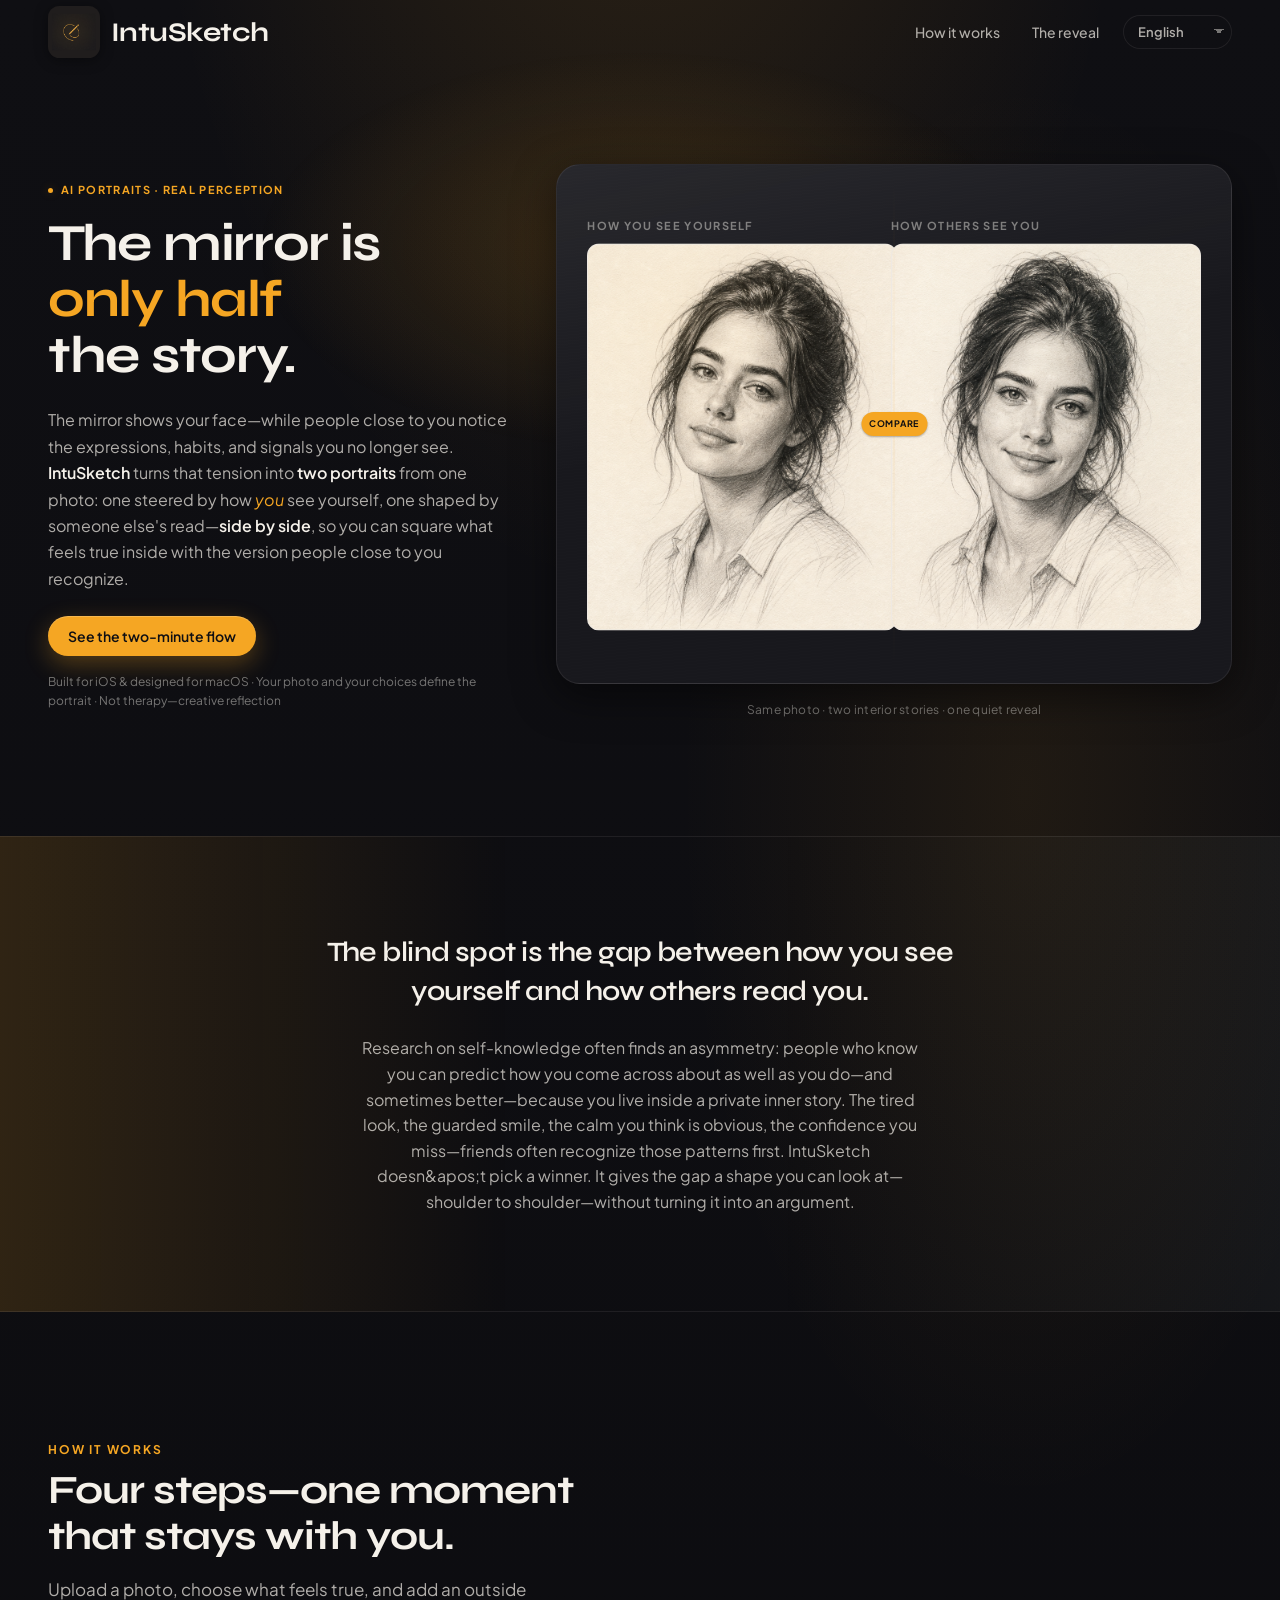
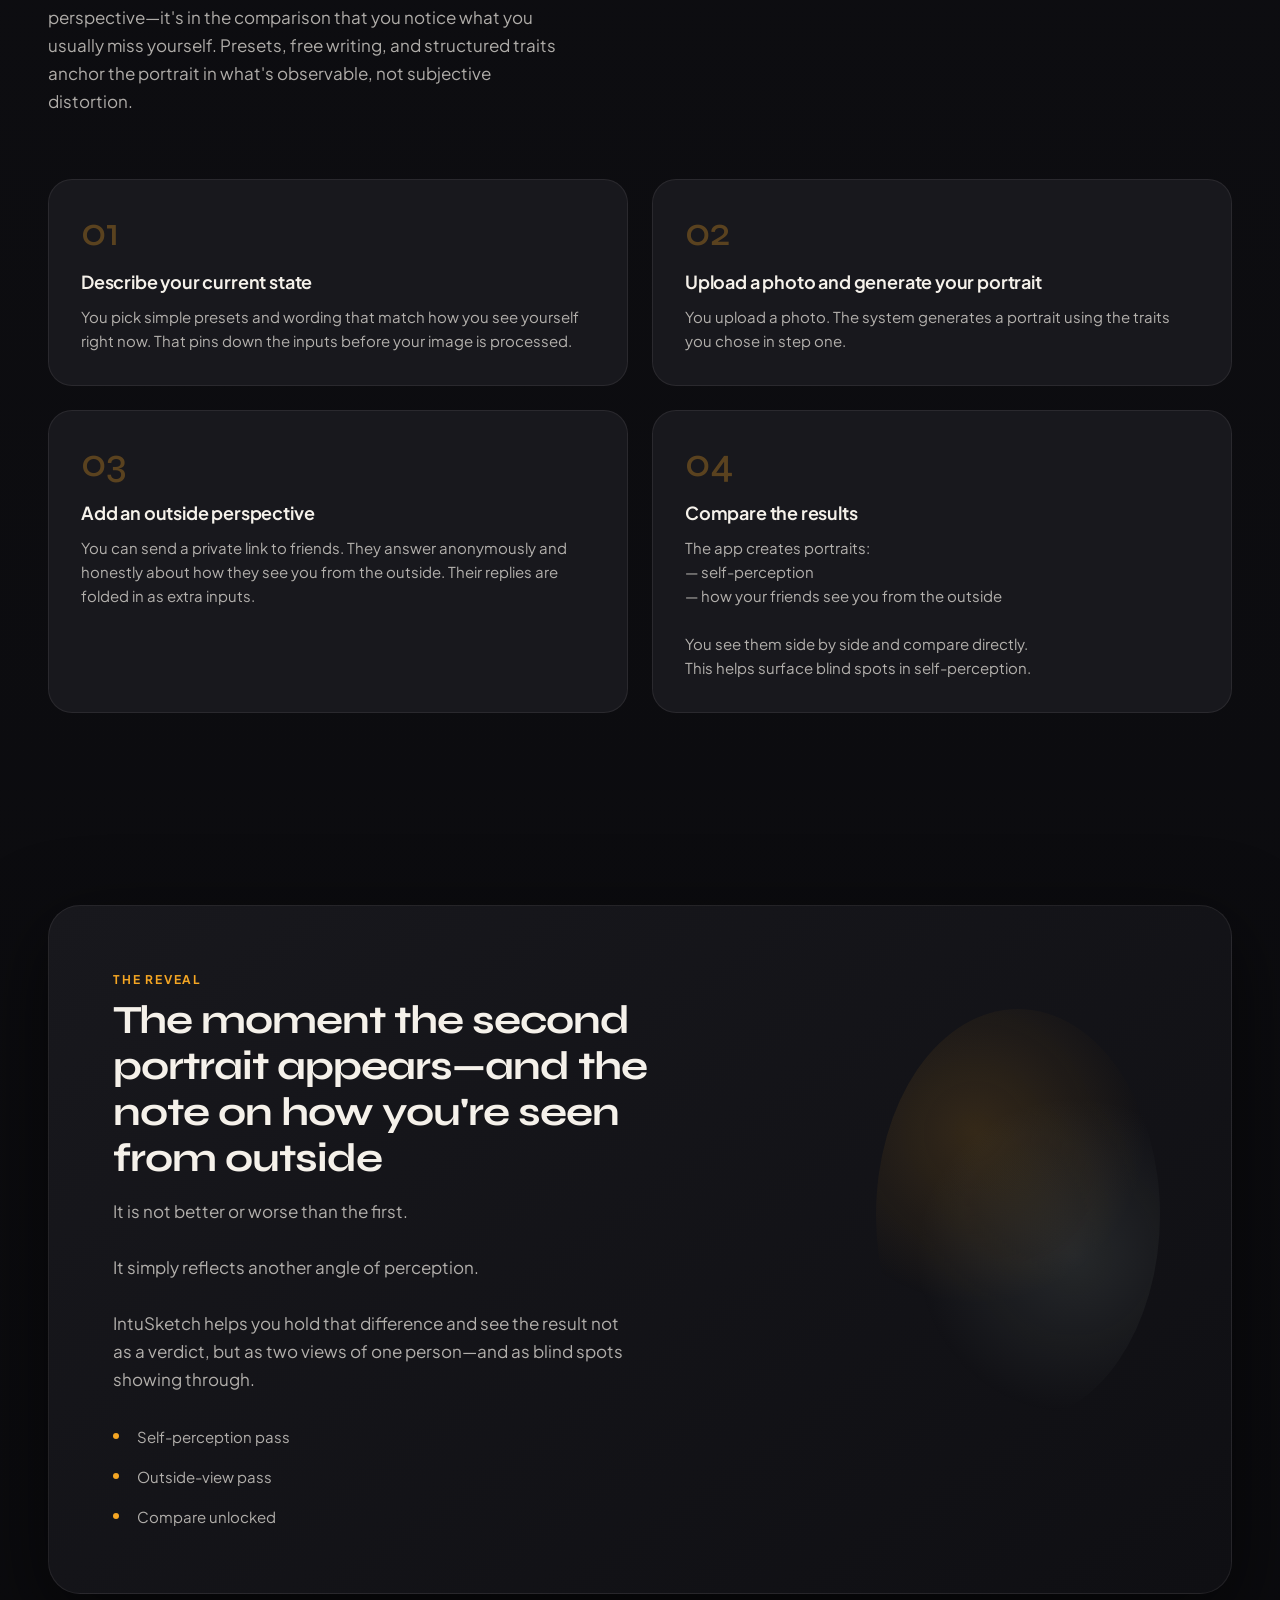
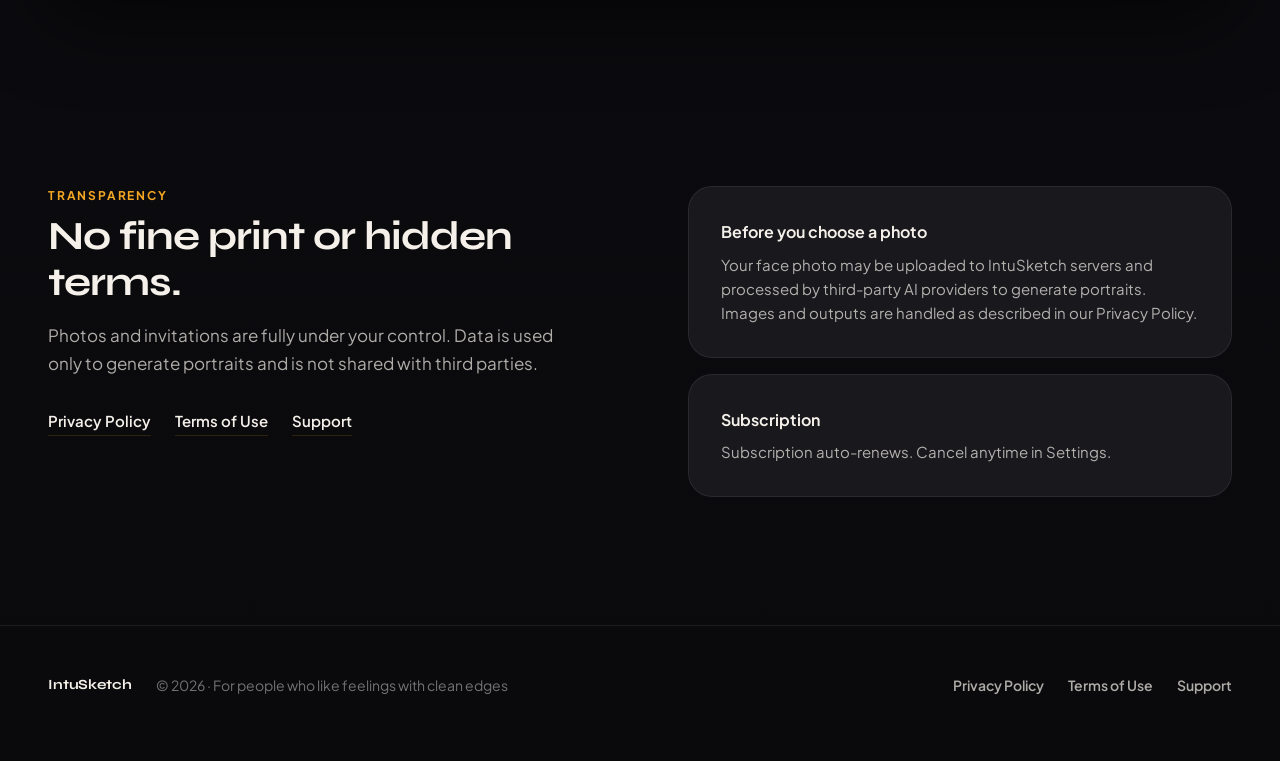
<file: index.html>
<!doctype html>
<html lang="en">
  <head>
    <meta charset="utf-8">
    <meta name="viewport" content="width=device-width, initial-scale=1, viewport-fit=cover">
    <title>IntuSketch — Two portraits of you: yours and theirs</title>
    <meta
      name="description"
      content="IntuSketch turns how you see yourself—and how someone else might see you—into two AI portraits you can compare and keep."
    >
    <meta property="og:title" content="IntuSketch">
    <meta
      property="og:description"
      content="Your self-image in one portrait. Their read in another. Side by side at last."
    >
    <meta property="og:type" content="website">
    <meta property="og:url" content="https://intusketch.art/">
    <link rel="canonical" href="https://intusketch.art/">
    <link rel="preconnect" href="https://fonts.googleapis.com">
    <link rel="preconnect" href="https://fonts.gstatic.com" crossorigin>
    <link
      href="https://fonts.googleapis.com/css2?family=Plus+Jakarta+Sans:ital,wght@0,400;0,500;0,600;0,700;0,800;1,400;1,500&family=Syne:wght@400;500;600;700;800&family=Noto+Sans+KR:wght@400;500;600;700&family=Noto+Sans+SC:wght@400;500;600;700&family=Noto+Serif+KR:wght@400;600&family=Noto+Serif+SC:wght@400;600&display=swap"
      rel="stylesheet"
    >
    <link rel="stylesheet" href="./styles.css?v=39">
  </head>
  <body class="is-landing" data-page="landing">
    <a class="skip-link" href="#main" data-i18n="l_skip">Skip to content</a>

    <header class="site-header" data-site-header data-i18n-attr="aria-label" data-i18n="l_header_aria">
      <div class="site-header__inner">
        <a class="brand" href="./" data-i18n-attr="aria-label" data-i18n="l_brand_aria">
          <img
            class="brand__icon"
            src="./brand-icon.png?v=39"
            alt=""
            width="180"
            height="180"
            decoding="async"
            aria-hidden="true"
          >
          <span class="brand-name">IntuSketch</span>
        </a>
        <div class="site-header__cluster">
          <nav class="nav" aria-label="Primary">
            <a href="#how-it-works" data-i18n="l_nav_journey">How it works</a>
            <a href="#moment" data-i18n="l_nav_moment">The reveal</a>
          </nav>
          <select class="lang-select" data-lang-select aria-label="Language"></select>
        </div>
      </div>
    </header>

    <main id="main">
      <section class="hero hero--ignite" aria-labelledby="hero-title">
        <div class="hero__glow" aria-hidden="true"></div>
        <div class="hero__grid">
          <div class="hero__copy">
            <p class="eyebrow eyebrow--pulse">
              <span class="eyebrow__dot" aria-hidden="true"></span>
              <span data-i18n="l_eyebrow">AI portraits · real perception</span>
            </p>
            <h1 id="hero-title" class="hero__title">
              <span class="hero__title-line" data-i18n="l_hero_t1">The mirror is</span>
              <span class="hero__title-line hero__title-line--accent" data-i18n="l_hero_t2">only half</span>
              <span class="hero__title-line" data-i18n="l_hero_t3">the story.</span>
            </h1>
            <p class="hero__lede" data-i18n-html="l_hero_lede">
              IntuSketch draws <strong>two portraits</strong> from your reflection—one steered by how
              <em>you</em> see yourself, one shaped by how someone else may see you—and lets you put them
              <strong>side by side</strong>.
            </p>
            <div class="hero__actions">
              <a class="button button--primary" href="#how-it-works" data-i18n="l_hero_cta2">See the two-minute flow</a>
            </div>
            <p class="hero__meta" data-i18n="l_hero_meta">
              Built for iOS &amp; designed for macOS · Your photo, your choice · Not therapy—creative reflection
            </p>
          </div>

          <div class="hero__visual" aria-hidden="true">
            <div class="dual-canvas" data-dual-canvas>
              <div class="dual-canvas__film"></div>
              <div class="dual-canvas__panel dual-canvas__panel--self">
                <span class="dual-canvas__label" data-i18n="l_dual_self">How you see yourself</span>
                <div class="sketch-frame sketch-frame--warm">
                  <img
                    class="sketch-photo sketch-photo--self"
                    src="./hero-dual-portraits.png?v=39"
                    alt=""
                    width="1536"
                    height="1024"
                    decoding="async"
                  >
                </div>
              </div>
              <div class="dual-canvas__panel dual-canvas__panel--other">
                <span class="dual-canvas__label" data-i18n="l_dual_other">Their sketch</span>
                <div class="sketch-frame sketch-frame--cool">
                  <img
                    class="sketch-photo sketch-photo--other"
                    src="./hero-dual-portraits.png?v=39"
                    alt=""
                    width="1536"
                    height="1024"
                    decoding="async"
                  >
                </div>
              </div>
              <div class="dual-canvas__split" aria-hidden="true">
                <span data-i18n="l_dual_compare">Compare</span>
              </div>
            </div>
            <p class="dual-caption" data-i18n="l_dual_caption">Same photo · two interior stories · one quiet reveal</p>
          </div>
        </div>
      </section>

      <section class="strip strip--tension reveal" aria-labelledby="tension-title">
        <div class="strip__inner">
          <p id="tension-title" class="strip__headline" data-i18n="l_strip_h">
            The blind spot is the gap between how you see yourself and how others read you.
          </p>
          <p class="strip__support" data-i18n="l_strip_s">
            IntuSketch does not pick a winner. It gives the gap a shape you can look at—shoulder to shoulder,
            without turning it into an argument.
          </p>
        </div>
      </section>

      <section id="how-it-works" class="section section--journey reveal" aria-labelledby="how-it-works-title">
        <div class="section__header">
          <p class="section__kicker" data-i18n="l_journey_k">How it works</p>
          <h2 id="how-it-works-title" class="section__title" data-i18n="l_journey_t">Four steps—one moment that stays with you.</h2>
          <p class="section__lede" data-i18n="l_journey_d">
            Upload a photo, choose what feels true, and add an outside perspective—it's in the comparison that you notice what you usually miss yourself. Presets, free writing, and structured traits anchor the portrait in what's observable, not subjective distortion.
          </p>
        </div>
        <ol class="timeline" data-i18n-attr="aria-label" data-i18n="l_journey_ol_aria">
          <li class="timeline__item reveal-stagger">
            <span class="timeline__index">01</span>
            <div class="timeline__body">
              <h3 class="timeline__title" data-i18n="l_j1t">Describe your current state</h3>
              <p class="timeline__text" data-i18n="l_j1p">
                You pick simple presets and wording that match how you see yourself right now. That pins down the inputs before your image is processed.
              </p>
            </div>
          </li>
          <li class="timeline__item reveal-stagger">
            <span class="timeline__index">02</span>
            <div class="timeline__body">
              <h3 class="timeline__title" data-i18n="l_j2t">Upload a photo and generate your portrait</h3>
              <p class="timeline__text" data-i18n="l_j2p">
                You upload a photo. The system generates a portrait using the traits you chose in step one.
              </p>
            </div>
          </li>
          <li class="timeline__item reveal-stagger">
            <span class="timeline__index">03</span>
            <div class="timeline__body">
              <h3 class="timeline__title" data-i18n="l_j3t">Add an outside perspective</h3>
              <p class="timeline__text" data-i18n="l_j3p">
                You can send a private link to friends. They answer anonymously and honestly about how they see you from the outside. Their replies are folded in as extra inputs.
              </p>
            </div>
          </li>
          <li class="timeline__item reveal-stagger">
            <span class="timeline__index">04</span>
            <div class="timeline__body">
              <h3 class="timeline__title" data-i18n="l_j4t">Compare the results</h3>
              <p class="timeline__text" data-i18n-html="l_j4p">
                The app creates portraits:<br>— self-perception<br>— how your friends see you from the outside<br><br>You see them side by side and compare directly.<br>This helps surface blind spots in self-perception.
              </p>
            </div>
          </li>
        </ol>
      </section>

      <section id="moment" class="section section--moment reveal" aria-labelledby="moment-title">
        <div class="moment-board">
          <div class="moment-board__copy">
            <p class="section__kicker section__kicker--on-dark" data-i18n="l_moment_k">The reveal</p>
            <h2 id="moment-title" class="section__title section__title--on-dark" data-i18n="l_moment_t">
              The moment the second portrait appears—and the note on how you're seen from outside
            </h2>
            <p class="section__lede section__lede--on-dark" data-i18n-html="l_moment_d">
              It is not better or worse than the first.<br><br>It simply reflects another angle of perception.<br><br>IntuSketch helps you hold that difference and see the result not as a verdict, but as two views of one person—and as blind spots showing through.
            </p>
            <ul class="checklist">
              <li data-i18n="l_mc1">Self-perception pass</li>
              <li data-i18n="l_mc2">Outside-view pass</li>
              <li data-i18n="l_mc3">Compare unlocked</li>
            </ul>
          </div>
          <div class="moment-board__visual" aria-hidden="true">
            <div class="moment-orb"></div>
          </div>
        </div>
      </section>

      <section class="section section--trust reveal" aria-labelledby="trust-title">
        <div class="trust-grid">
          <div>
            <p class="section__kicker" data-i18n="l_trust_k">Transparency</p>
            <h2 id="trust-title" class="section__title" data-i18n="l_trust_t">No fine print or hidden terms.</h2>
            <p class="section__lede" data-i18n="l_trust_d">
              Photos and invitations are fully under your control. Data is used only to generate portraits and is not shared with third parties.
            </p>
            <div class="inline-actions">
              <a class="text-link" href="./privacy/" data-i18n="l_link_privacy">Privacy policy</a>
              <a class="text-link" href="./terms/" data-i18n="l_link_terms">Terms of use</a>
              <a class="text-link" href="./support/" data-i18n="l_link_support">Support</a>
            </div>
          </div>
          <div class="trust-panels">
            <div class="trust-panel">
              <h3 class="trust-panel__title" data-i18n="l_tp1t">Photo &amp; AI</h3>
              <p class="trust-panel__text" data-i18n="l_tp1b">
                A reference photo may be processed on our servers with AI to produce portraits. These are interpretive artworks, not identity proofs or facts.
              </p>
            </div>
            <div class="trust-panel">
              <h3 class="trust-panel__title" data-i18n="l_tp2t">Subscriptions</h3>
              <p class="trust-panel__text" data-i18n="l_tp2b">
                Premium uses Apple subscriptions. Manage or cancel anytime in Apple ID settings—same as any App Store app you already use.
              </p>
            </div>
          </div>
        </div>
      </section>
    </main>

    <footer class="site-footer">
      <span class="site-footer__brand">IntuSketch</span>
      <span class="site-footer__copy" data-i18n="l_footer">© 2026 · For people who like feelings with clean edges</span>
      <div class="footer-links">
        <a href="./privacy/" data-i18n="l_f_privacy">Privacy</a>
        <a href="./terms/" data-i18n="l_f_terms">Terms</a>
        <a href="./support/" data-i18n="l_f_support">Support</a>
      </div>
    </footer>

    <script src="./lang/en.js?v=39"></script>
    <script src="./lang/ru.js?v=39"></script>
    <script src="./lang/de.js?v=39"></script>
    <script src="./lang/es.js?v=39"></script>
    <script src="./lang/zh.js?v=39"></script>
    <script src="./lang/ko.js?v=39"></script>
    <script src="./site.js?v=39"></script>
  </body>
</html>
</file>
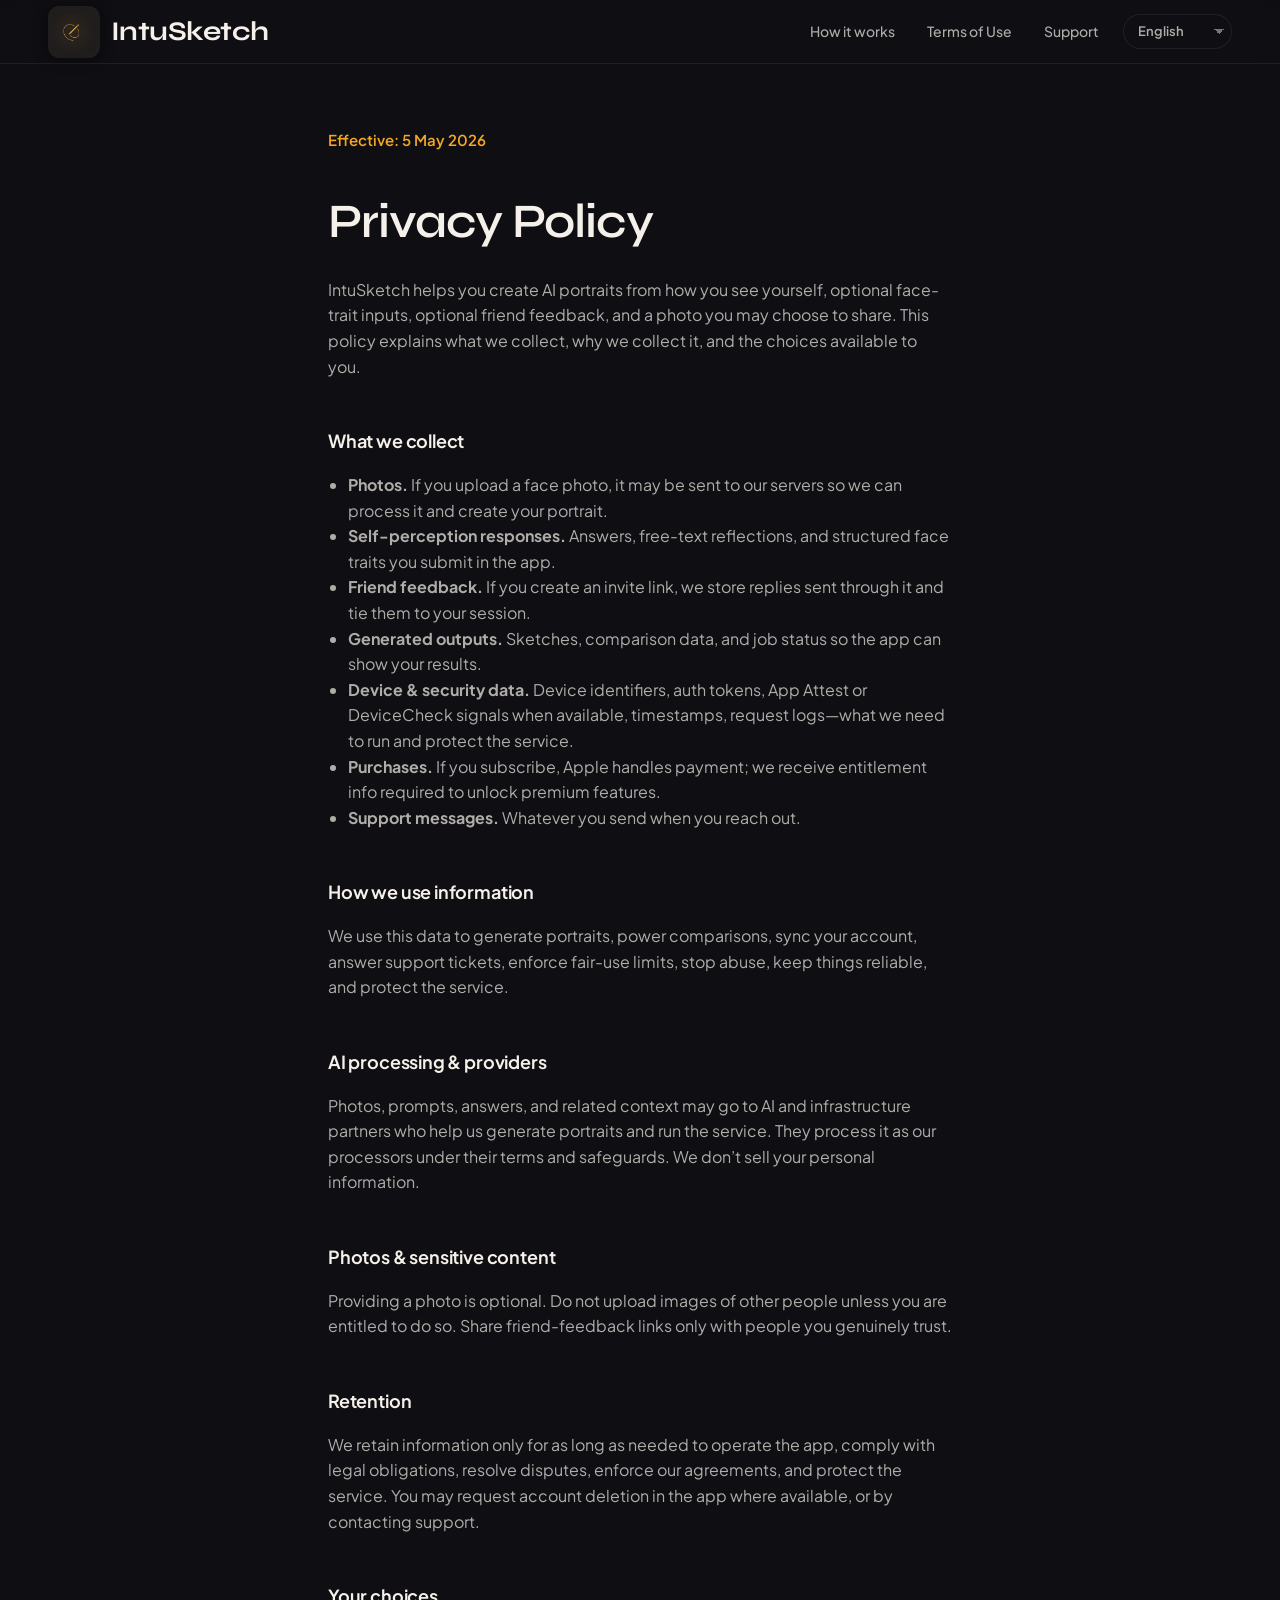
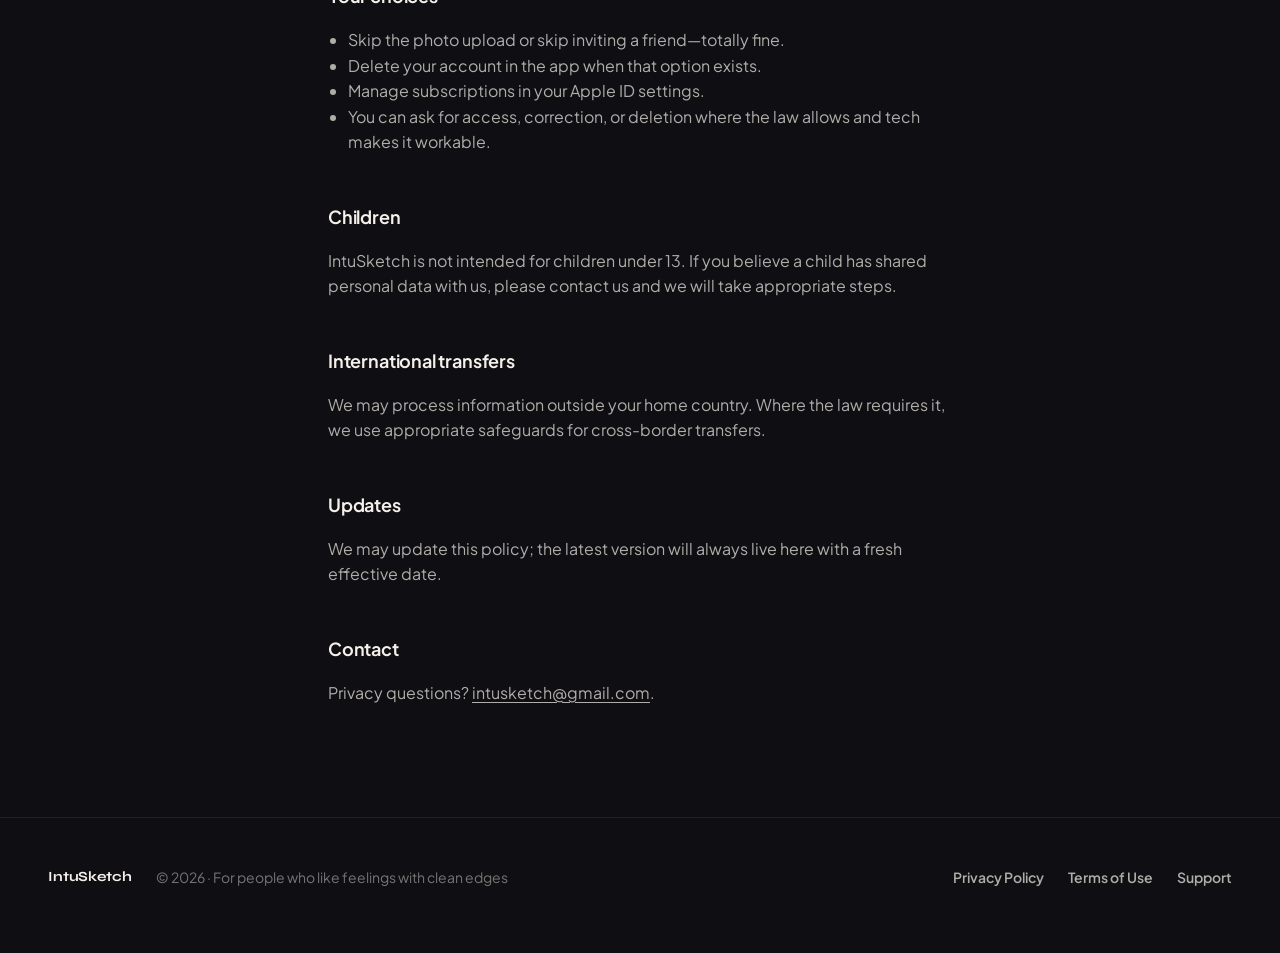
<file: privacy/index.html>
<!doctype html>
<html lang="en">
  <head>
    <meta charset="utf-8">
    <meta name="viewport" content="width=device-width, initial-scale=1, viewport-fit=cover">
    <title>Privacy Policy — IntuSketch</title>
    <meta name="description" content="How IntuSketch collects, uses, and protects your information.">
    <link rel="canonical" href="https://intusketch.art/privacy/">
    <link rel="preconnect" href="https://fonts.googleapis.com">
    <link rel="preconnect" href="https://fonts.gstatic.com" crossorigin>
    <link
      href="https://fonts.googleapis.com/css2?family=Plus+Jakarta+Sans:ital,wght@0,400;0,500;0,600;0,700;0,800;1,400;1,500&family=Syne:wght@400;500;600;700;800&family=Noto+Sans+KR:wght@400;500;600;700&family=Noto+Sans+SC:wght@400;500;600;700&family=Noto+Serif+KR:wght@400;600&family=Noto+Serif+SC:wght@400;600&display=swap"
      rel="stylesheet"
    >
    <link rel="stylesheet" href="../styles.css?v=39">
  </head>
  <body data-page="privacy">
    <header class="site-header" data-site-header data-i18n-attr="aria-label" data-i18n="l_header_aria">
      <div class="site-header__inner">
        <a class="brand" href="../" data-i18n-attr="aria-label" data-i18n="l_brand_aria">
          <img
            class="brand__icon"
            src="../brand-icon.png?v=39"
            alt=""
            width="180"
            height="180"
            decoding="async"
            aria-hidden="true"
          >
          <span class="brand-name">IntuSketch</span>
        </a>
        <div class="site-header__cluster">
          <nav class="nav" aria-label="Primary">
            <a href="../#how-it-works" data-i18n="n_journey">How it works</a>
            <a href="../terms/" data-i18n="n_terms">Terms</a>
            <a href="../support/" data-i18n="n_support">Support</a>
          </nav>
          <select class="lang-select" data-lang-select aria-label="Language"></select>
        </div>
      </div>
    </header>

    <main class="legal-page">
      <p class="updated" data-i18n="p_updated">Effective: 5 May 2026</p>
      <h1 data-i18n="p_h1">Privacy Policy</h1>
      <p data-i18n="p_intro">
        IntuSketch helps you create AI portraits from your self-perception, face traits, optional friend feedback, and a photo you may choose to provide. This policy explains what we collect, why, and your choices.
      </p>

      <h2 data-i18n="p_h_collect">Information we collect</h2>
      <ul>
        <li data-i18n-html="p_li1"><strong>Photos.</strong> If you provide a face photo, it may be uploaded to our servers so we can process it and create your portrait.</li>
        <li data-i18n-html="p_li2"><strong>Self-perception responses.</strong> Answers, free-text reflections, and structured face traits you submit in the app.</li>
        <li data-i18n-html="p_li3"><strong>Friend feedback.</strong> If you create an invite link, we store responses submitted through it and link them to your session.</li>
        <li data-i18n-html="p_li4"><strong>Generated outputs.</strong> Sketches, comparison data, and job status so the app can show your results.</li>
        <li data-i18n-html="p_li5"><strong>Device &amp; security data.</strong> Device identifiers, auth tokens, App Attest or DeviceCheck signals where available, timestamps, request logs, and similar data to operate and protect the service.</li>
        <li data-i18n-html="p_li6"><strong>Purchases.</strong> If you subscribe, Apple processes payment; we receive entitlement information needed to unlock premium features.</li>
        <li data-i18n-html="p_li7"><strong>Support messages.</strong> What you include when you contact us.</li>
      </ul>

      <h2 data-i18n="p_h_use">How we use information</h2>
      <p data-i18n="p_p_use">
        We use data to generate portraits, run comparisons, sync your account, provide support, enforce usage limits, prevent abuse, improve reliability, and keep the service secure.
      </p>

      <h2 data-i18n="p_h_ai">AI processing & providers</h2>
      <p data-i18n="p_p_ai">
        We may send photos, prompts, responses, and related context to AI and infrastructure providers that generate portraits and run the service. They process data on our behalf under their terms and safeguards. We do not sell your personal information.
      </p>

      <h2 data-i18n="p_h_photo">Photos & sensitive content</h2>
      <p data-i18n="p_p_photo">
        Providing a photo is your choice. Do not upload images of other people unless you have the right to do so. Share friend-feedback links only with people you trust.
      </p>

      <h2 data-i18n="p_h_retention">Retention</h2>
      <p data-i18n="p_p_retention">
        We keep information as long as needed to provide the app, meet legal obligations, resolve disputes, enforce agreements, and protect the service. You can request account deletion in the app where available or by contacting support.
      </p>

      <h2 data-i18n="p_h_choices">Your choices</h2>
      <ul>
        <li data-i18n="p_c1">You can skip uploading a photo or inviting friend feedback.</li>
        <li data-i18n="p_c2">You can delete your account in the app where available.</li>
        <li data-i18n="p_c3">You can manage subscriptions in Apple ID settings.</li>
        <li data-i18n="p_c4">You may contact us to request access, correction, or deletion, subject to law and technical limits.</li>
      </ul>

      <h2 data-i18n="p_h_children">Children</h2>
      <p data-i18n="p_p_children">
        IntuSketch is not for children under 13. If you believe a child gave us personal data, contact us and we will take appropriate steps.
      </p>

      <h2 data-i18n="p_h_intl">International transfers</h2>
      <p data-i18n="p_p_intl">
        We may process information outside your country. Where required, we use appropriate safeguards for cross-border transfers.
      </p>

      <h2 data-i18n="p_h_changes">Changes</h2>
      <p data-i18n="p_p_changes">
        We may update this policy. The new version will appear here with an updated effective date.
      </p>

      <h2 data-i18n="p_h_contact">Contact</h2>
      <p data-i18n-html="p_p_contact">
        Questions about privacy: <a href="mailto:intusketch@gmail.com">intusketch@gmail.com</a>.
      </p>
    </main>

    <footer class="site-footer">
      <span class="site-footer__brand">IntuSketch</span>
      <span class="site-footer__copy" data-i18n="l_footer">© 2026 · For people who like feelings with clean edges</span>
      <div class="footer-links">
        <a href="../privacy/" data-i18n="l_f_privacy">Privacy</a>
        <a href="../terms/" data-i18n="l_f_terms">Terms</a>
        <a href="../support/" data-i18n="l_f_support">Support</a>
      </div>
    </footer>

    <script src="../lang/en.js?v=39"></script>
    <script src="../lang/ru.js?v=39"></script>
    <script src="../lang/de.js?v=39"></script>
    <script src="../lang/es.js?v=39"></script>
    <script src="../lang/zh.js?v=39"></script>
    <script src="../lang/ko.js?v=39"></script>
    <script src="../site.js?v=39"></script>
  </body>
</html>
</file>
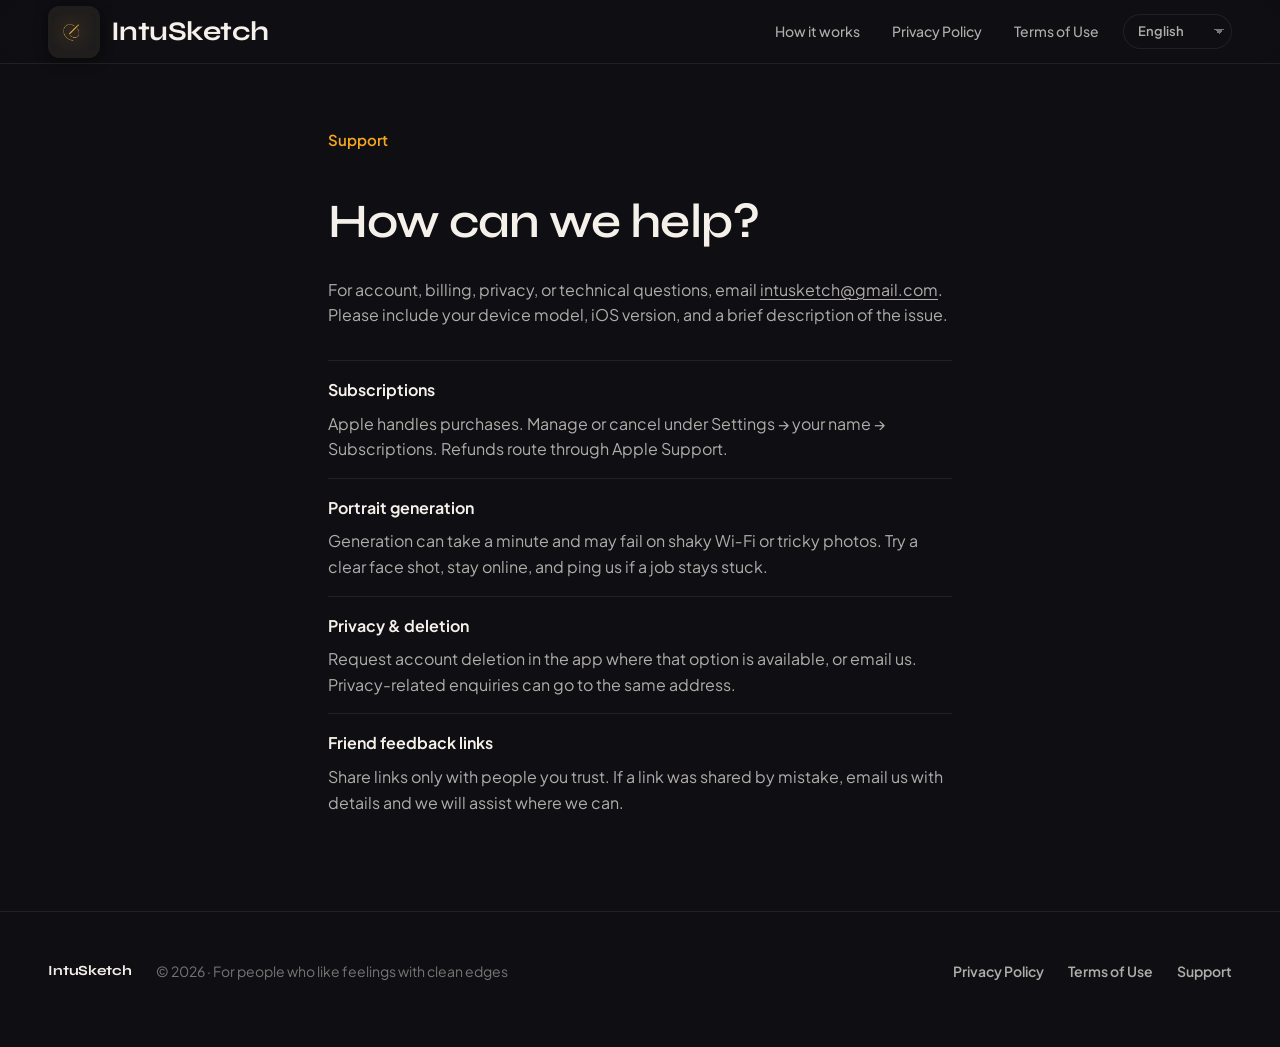
<file: support/index.html>
<!doctype html>
<html lang="en">
  <head>
    <meta charset="utf-8">
    <meta name="viewport" content="width=device-width, initial-scale=1, viewport-fit=cover">
    <title>Support — IntuSketch</title>
    <meta name="description" content="Help with IntuSketch accounts, subscriptions, and generation.">
    <link rel="canonical" href="https://intusketch.art/support/">
    <link rel="preconnect" href="https://fonts.googleapis.com">
    <link rel="preconnect" href="https://fonts.gstatic.com" crossorigin>
    <link
      href="https://fonts.googleapis.com/css2?family=Plus+Jakarta+Sans:ital,wght@0,400;0,500;0,600;0,700;0,800;1,400;1,500&family=Syne:wght@400;500;600;700;800&family=Noto+Sans+KR:wght@400;500;600;700&family=Noto+Sans+SC:wght@400;500;600;700&family=Noto+Serif+KR:wght@400;600&family=Noto+Serif+SC:wght@400;600&display=swap"
      rel="stylesheet"
    >
    <link rel="stylesheet" href="../styles.css?v=39">
  </head>
  <body data-page="support">
    <header class="site-header" data-site-header data-i18n-attr="aria-label" data-i18n="l_header_aria">
      <div class="site-header__inner">
        <a class="brand" href="../" data-i18n-attr="aria-label" data-i18n="l_brand_aria">
          <img
            class="brand__icon"
            src="../brand-icon.png?v=39"
            alt=""
            width="180"
            height="180"
            decoding="async"
            aria-hidden="true"
          >
          <span class="brand-name">IntuSketch</span>
        </a>
        <div class="site-header__cluster">
          <nav class="nav" aria-label="Primary">
            <a href="../#how-it-works" data-i18n="n_journey">How it works</a>
            <a href="../privacy/" data-i18n="n_privacy">Privacy</a>
            <a href="../terms/" data-i18n="n_terms">Terms</a>
          </nav>
          <select class="lang-select" data-lang-select aria-label="Language"></select>
        </div>
      </div>
    </header>

    <main class="legal-page">
      <p class="updated" data-i18n="s_label">Support</p>
      <h1 data-i18n="s_h1">How can we help?</h1>
      <p data-i18n-html="s_intro">
        For account, billing, privacy, or technical issues, email <a href="mailto:intusketch@gmail.com">intusketch@gmail.com</a>. Please include your device model, iOS version, and a short description of what happened.
      </p>

      <div class="support-list">
        <section class="support-item">
          <h2 data-i18n="s_sub_h">Subscriptions</h2>
          <p data-i18n="s_sub_p">
            Purchases run through Apple. Manage or cancel under Settings → your name → Subscriptions. Refunds go through Apple Support.
          </p>
        </section>

        <section class="support-item">
          <h2 data-i18n="s_gen_h">Portrait generation</h2>
          <p data-i18n="s_gen_p">
            Generation can take time and may fail with weak networks or unusable photos. Try a clear face photo, stay online, and write us if a job stays stuck.
          </p>
        </section>

        <section class="support-item">
          <h2 data-i18n="s_priv_h">Privacy & deletion</h2>
          <p data-i18n="s_priv_p">
            Request account deletion in the app where available—or by email. Privacy questions can go to the same address.
          </p>
        </section>

        <section class="support-item">
          <h2 data-i18n="s_friend_h">Friend feedback links</h2>
          <p data-i18n="s_friend_p">
            Share links only with people you trust. If a link slipped out by mistake, email us with details so we can help.
          </p>
        </section>
      </div>
    </main>

    <footer class="site-footer">
      <span class="site-footer__brand">IntuSketch</span>
      <span class="site-footer__copy" data-i18n="l_footer">© 2026 · For people who like feelings with clean edges</span>
      <div class="footer-links">
        <a href="../privacy/" data-i18n="l_f_privacy">Privacy</a>
        <a href="../terms/" data-i18n="l_f_terms">Terms</a>
        <a href="../support/" data-i18n="l_f_support">Support</a>
      </div>
    </footer>

    <script src="../lang/en.js?v=39"></script>
    <script src="../lang/ru.js?v=39"></script>
    <script src="../lang/de.js?v=39"></script>
    <script src="../lang/es.js?v=39"></script>
    <script src="../lang/zh.js?v=39"></script>
    <script src="../lang/ko.js?v=39"></script>
    <script src="../site.js?v=39"></script>
  </body>
</html>
</file>
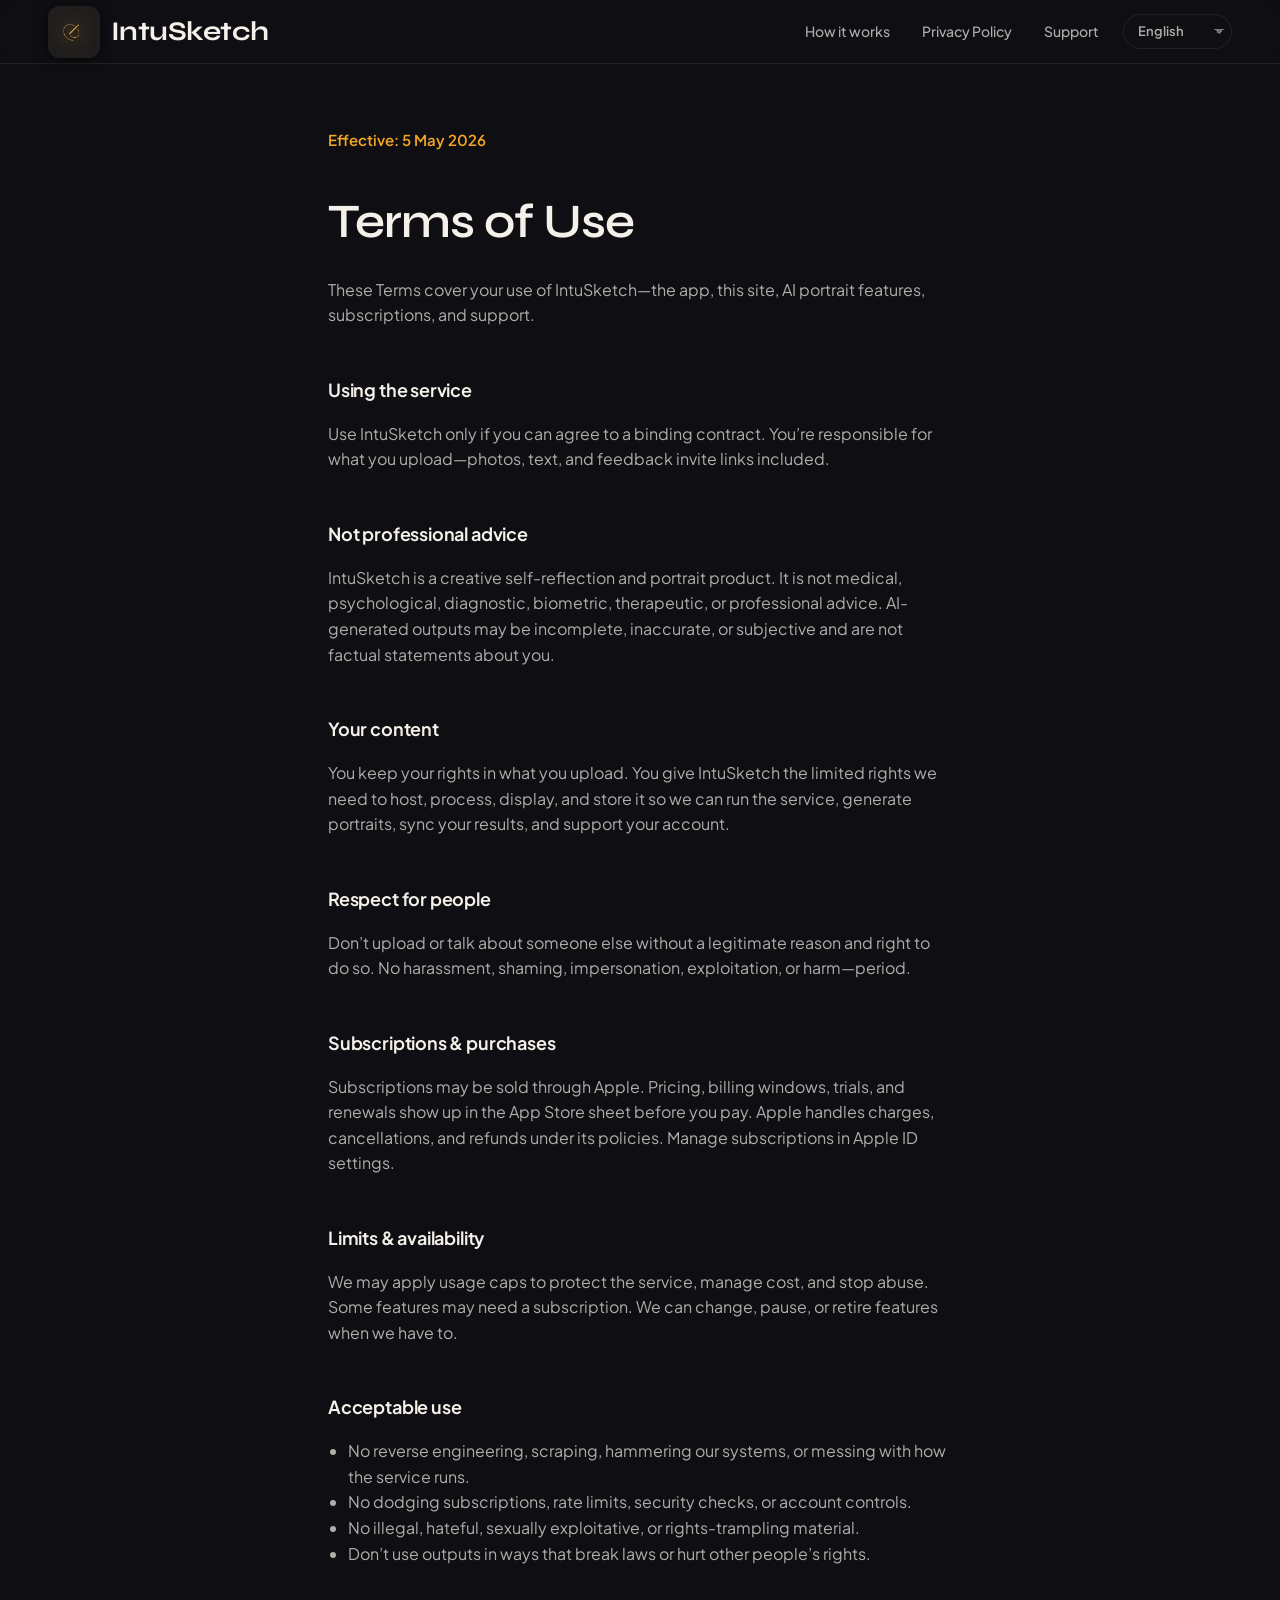
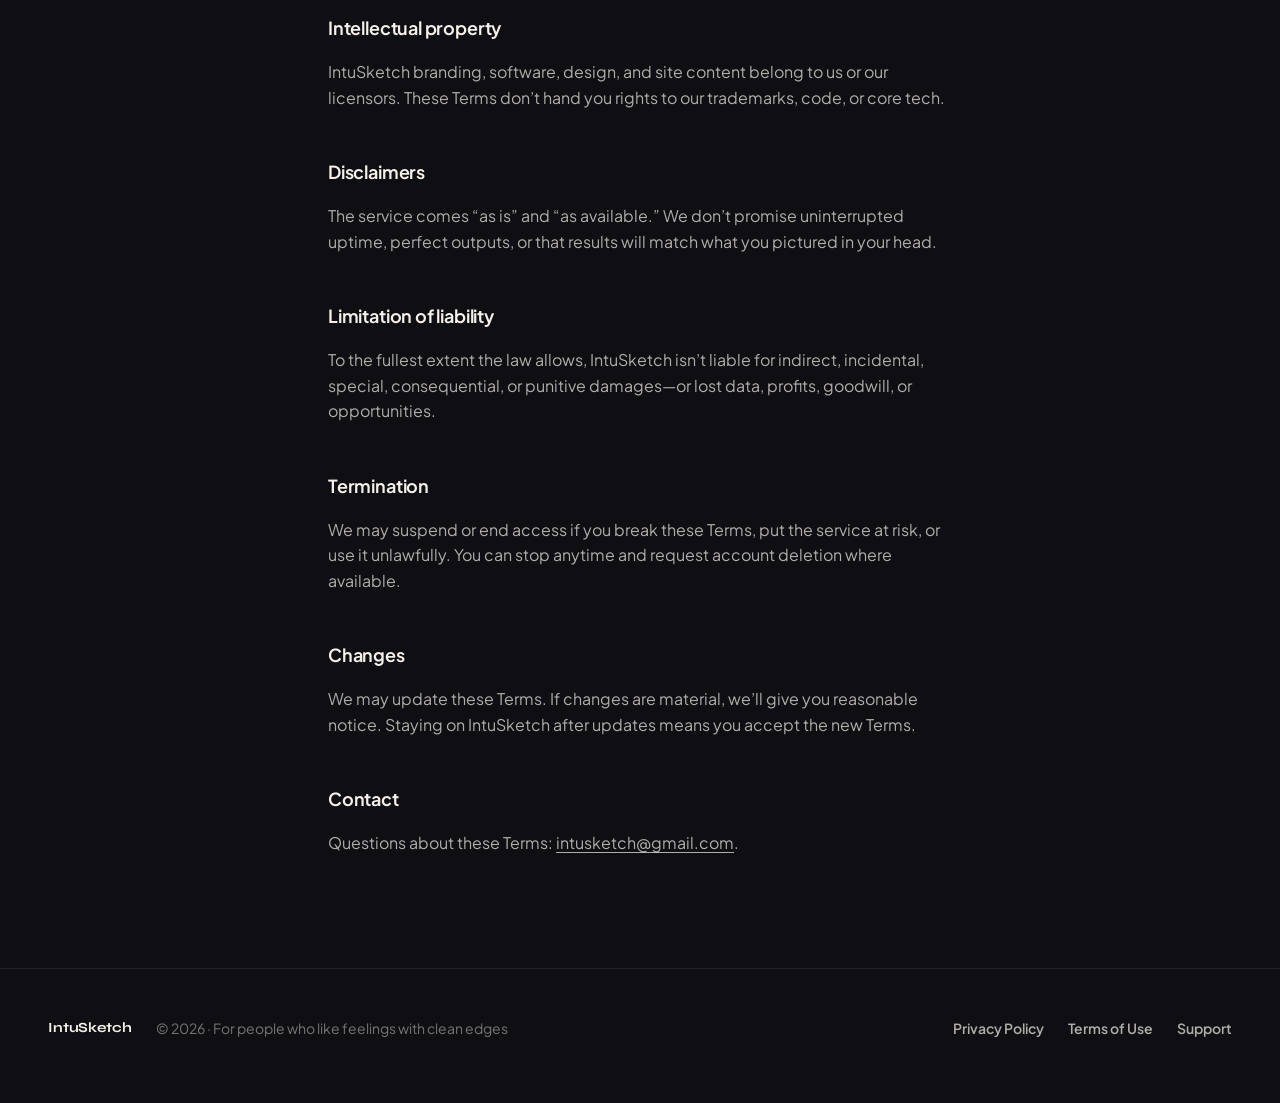
<file: terms/index.html>
<!doctype html>
<html lang="en">
  <head>
    <meta charset="utf-8">
    <meta name="viewport" content="width=device-width, initial-scale=1, viewport-fit=cover">
    <title>Terms of Use — IntuSketch</title>
    <meta name="description" content="Terms governing your use of IntuSketch.">
    <link rel="canonical" href="https://intusketch.art/terms/">
    <link rel="preconnect" href="https://fonts.googleapis.com">
    <link rel="preconnect" href="https://fonts.gstatic.com" crossorigin>
    <link
      href="https://fonts.googleapis.com/css2?family=Plus+Jakarta+Sans:ital,wght@0,400;0,500;0,600;0,700;0,800;1,400;1,500&family=Syne:wght@400;500;600;700;800&family=Noto+Sans+KR:wght@400;500;600;700&family=Noto+Sans+SC:wght@400;500;600;700&family=Noto+Serif+KR:wght@400;600&family=Noto+Serif+SC:wght@400;600&display=swap"
      rel="stylesheet"
    >
    <link rel="stylesheet" href="../styles.css?v=39">
  </head>
  <body data-page="terms">
    <header class="site-header" data-site-header data-i18n-attr="aria-label" data-i18n="l_header_aria">
      <div class="site-header__inner">
        <a class="brand" href="../" data-i18n-attr="aria-label" data-i18n="l_brand_aria">
          <img
            class="brand__icon"
            src="../brand-icon.png?v=39"
            alt=""
            width="180"
            height="180"
            decoding="async"
            aria-hidden="true"
          >
          <span class="brand-name">IntuSketch</span>
        </a>
        <div class="site-header__cluster">
          <nav class="nav" aria-label="Primary">
            <a href="../#how-it-works" data-i18n="n_journey">How it works</a>
            <a href="../privacy/" data-i18n="n_privacy">Privacy</a>
            <a href="../support/" data-i18n="n_support">Support</a>
          </nav>
          <select class="lang-select" data-lang-select aria-label="Language"></select>
        </div>
      </div>
    </header>

    <main class="legal-page">
      <p class="updated" data-i18n="t_updated">Effective: 5 May 2026</p>
      <h1 data-i18n="t_h1">Terms of Use</h1>
      <p data-i18n="t_intro">
        These Terms govern your access to IntuSketch—the app, this site, AI portrait features, subscriptions, and support.
      </p>

      <h2 data-i18n="t_h_use">Using the service</h2>
      <p data-i18n="t_p_use">
        You may use IntuSketch only if you can enter a binding agreement. You are responsible for what you submit—photos, text, and feedback links.
      </p>

      <h2 data-i18n="t_h_medical">Not professional advice</h2>
      <p data-i18n="t_p_medical">
        IntuSketch is a creative self-reflection and portrait product. It is not medical, psychological, diagnostic, biometric, therapeutic, or professional advice. AI outputs may be incomplete, inaccurate, or subjective and are not facts about you.
      </p>

      <h2 data-i18n="t_h_content">Your content</h2>
      <p data-i18n="t_p_content">
        You keep rights in what you upload. You grant IntuSketch the limited rights needed to host, process, transform, display, and store it so we can run the service, generate portraits, sync results, and support your account.
      </p>

      <h2 data-i18n="t_h_respect">Respect for people</h2>
      <p data-i18n="t_p_respect">
        Do not upload or discuss someone else without the right to do so. Do not harass, shame, impersonate, exploit, or harm anyone with the product.
      </p>

      <h2 data-i18n="t_h_sub">Subscriptions & purchases</h2>
      <p data-i18n="t_p_sub">
        Subscriptions may be sold through Apple. Pricing, billing periods, trials, and renewals appear in the App Store sheet before purchase. Apple handles payment, cancellations, and refunds under its policies. Manage subscriptions in Apple ID settings.
      </p>

      <h2 data-i18n="t_h_limits">Limits & availability</h2>
      <p data-i18n="t_p_limits">
        We may apply usage limits to protect the service, manage cost, and prevent abuse. Some features may require a subscription. We may change, pause, or discontinue features when needed.
      </p>

      <h2 data-i18n="t_h_accept">Acceptable use</h2>
      <ul>
        <li data-i18n="t_a1">Do not reverse engineer, scrape, overload, or disrupt the service.</li>
        <li data-i18n="t_a2">Do not bypass subscriptions, rate limits, security checks, or account controls.</li>
        <li data-i18n="t_a3">Do not upload unlawful, hateful, sexually exploitative, or rights-infringing material.</li>
        <li data-i18n="t_a4">Do not use outputs in ways that break laws or harm others’ rights.</li>
      </ul>

      <h2 data-i18n="t_h_ip">Intellectual property</h2>
      <p data-i18n="t_p_ip">
        IntuSketch’s branding, software, design, and site content belong to us or our licensors. These Terms do not grant you rights to our trademarks, code, or underlying technology.
      </p>

      <h2 data-i18n="t_h_disclaimer">Disclaimers</h2>
      <p data-i18n="t_p_disclaimer">
        The service is provided “as is” and “as available.” We do not guarantee uninterrupted operation, error-free behaviour, or that outputs will match your expectations.
      </p>

      <h2 data-i18n="t_h_liability">Limitation of liability</h2>
      <p data-i18n="t_p_liability">
        To the maximum extent allowed by law, IntuSketch is not liable for indirect, incidental, special, consequential, or punitive damages, or lost data, profits, goodwill, or opportunities.
      </p>

      <h2 data-i18n="t_h_term">Termination</h2>
      <p data-i18n="t_p_term">
        We may suspend or end access if you violate these Terms, risk the service, or act unlawfully. You may stop using IntuSketch anytime and request deletion where available.
      </p>

      <h2 data-i18n="t_h_changes">Changes</h2>
      <p data-i18n="t_p_changes">
        We may update these Terms. If changes are material, we will take reasonable steps to tell you. Continued use after updates means you accept the revised Terms.
      </p>

      <h2 data-i18n="t_h_contact">Contact</h2>
      <p data-i18n-html="t_p_contact">
        Questions about these Terms: <a href="mailto:intusketch@gmail.com">intusketch@gmail.com</a>.
      </p>
    </main>

    <footer class="site-footer">
      <span class="site-footer__brand">IntuSketch</span>
      <span class="site-footer__copy" data-i18n="l_footer">© 2026 · For people who like feelings with clean edges</span>
      <div class="footer-links">
        <a href="../privacy/" data-i18n="l_f_privacy">Privacy</a>
        <a href="../terms/" data-i18n="l_f_terms">Terms</a>
        <a href="../support/" data-i18n="l_f_support">Support</a>
      </div>
    </footer>

    <script src="../lang/en.js?v=39"></script>
    <script src="../lang/ru.js?v=39"></script>
    <script src="../lang/de.js?v=39"></script>
    <script src="../lang/es.js?v=39"></script>
    <script src="../lang/zh.js?v=39"></script>
    <script src="../lang/ko.js?v=39"></script>
    <script src="../site.js?v=39"></script>
  </body>
</html>
</file>
<file: styles.css>
/* IntuSketch — Modern Landing Page Design System */

/* ═══════════════════════════════════════════════════════════════════════════
   DESIGN TOKENS
   ═══════════════════════════════════════════════════════════════════════════ */

:root {
  /* Colors — aligned with ISKColors */
  --background: #0f0f13;
  --surface: #18181d;
  --surface-elevated: #1f1f26;
  --surface-3: #27272f;

  --text-primary: #f5f1ea;
  --text-secondary: rgba(245, 241, 234, 0.7);
  --text-muted: rgba(245, 241, 234, 0.45);

  --border: rgba(245, 241, 234, 0.08);
  --border-subtle: rgba(245, 241, 234, 0.05);
  --border-strong: rgba(245, 241, 234, 0.15);

  --accent: #f5a623;
  --accent-soft: rgba(245, 166, 35, 0.15);
  --accent-glow: rgba(245, 166, 35, 0.25);

  /* Typography */
  --font-sans: "Plus Jakarta Sans", system-ui, -apple-system, "Segoe UI", sans-serif;
  --font-display: "Syne", var(--font-sans);

  /* Spacing scale */
  --space-xs: 0.25rem;
  --space-sm: 0.5rem;
  --space-md: 1rem;
  --space-lg: 1.5rem;
  --space-xl: 2rem;
  --space-2xl: 3rem;
  --space-3xl: 4rem;
  --space-4xl: 6rem;
  --space-5xl: 8rem;

  /* Layout */
  --content-width: 1200px;
  --content-narrow: 720px;
  --gutter: clamp(1.25rem, 5vw, 3rem);

  /* Radii */
  --radius-sm: 0.5rem;
  --radius-md: 0.75rem;
  --radius-lg: 1rem;
  --radius-xl: 1.5rem;
  --radius-2xl: 2rem;
  --radius-full: 9999px;

  /* Shadows */
  --shadow-sm: 0 1px 2px rgba(0, 0, 0, 0.3);
  --shadow-md: 0 4px 12px rgba(0, 0, 0, 0.4);
  --shadow-lg: 0 12px 40px rgba(0, 0, 0, 0.5);
  --shadow-xl: 0 24px 80px rgba(0, 0, 0, 0.6);
  --shadow-glow: 0 0 60px var(--accent-glow);

  /* Transitions */
  --ease-out: cubic-bezier(0.22, 1, 0.36, 1);
  --ease-spring: cubic-bezier(0.34, 1.56, 0.64, 1);
  --duration-fast: 150ms;
  --duration-normal: 250ms;
  --duration-slow: 400ms;

  /* Header */
  --header-height: 4rem;
}

/* CJK Typography */
html[lang="zh-Hans"] {
  --font-sans: "Noto Sans SC", "PingFang SC", "Hiragino Sans GB", "Microsoft YaHei", sans-serif;
  --font-display: "Noto Serif SC", "Songti SC", serif;
}

html[lang="ko"] {
  --font-sans: "Noto Sans KR", "Apple SD Gothic Neo", "Malgun Gothic", sans-serif;
  --font-display: "Noto Serif KR", "Apple SD Gothic Neo", serif;
}

/* ═══════════════════════════════════════════════════════════════════════════
   RESET & BASE
   ═══════════════════════════════════════════════════════════════════════════ */

*,
*::before,
*::after {
  box-sizing: border-box;
}

html {
  scroll-behavior: smooth;
  scroll-padding-top: calc(var(--header-height) + env(safe-area-inset-top, 0px) + var(--space-xl));
}

body {
  margin: 0;
  font-family: var(--font-sans);
  font-size: 1rem;
  line-height: 1.6;
  color: var(--text-primary);
  background: var(--background);
  text-rendering: optimizeLegibility;
  -webkit-font-smoothing: antialiased;
  -moz-osx-font-smoothing: grayscale;
}

a {
  color: inherit;
  text-decoration-thickness: 1px;
  text-underline-offset: 0.2em;
}

img {
  max-width: 100%;
  height: auto;
  display: block;
}

/* ═══════════════════════════════════════════════════════════════════════════
   LANDING PAGE BACKGROUND
   ═══════════════════════════════════════════════════════════════════════════ */

body.is-landing {
  overflow-x: hidden;
  overflow-x: clip;
  background:
    radial-gradient(ellipse 80% 50% at 50% -10%, var(--accent-soft), transparent 50%),
    radial-gradient(ellipse 60% 40% at 80% 20%, rgba(245, 166, 35, 0.08), transparent 45%),
    linear-gradient(180deg, var(--background) 0%, #0a0a0d 100%);
}

body.is-landing::before {
  content: "";
  position: fixed;
  inset: 0;
  z-index: -1;
  pointer-events: none;
  opacity: 0.3;
  background-image:
    linear-gradient(rgba(255, 255, 255, 0.02) 1px, transparent 1px),
    linear-gradient(90deg, rgba(255, 255, 255, 0.015) 1px, transparent 1px);
  background-size: 80px 80px;
  mask-image: radial-gradient(ellipse 100% 80% at 50% 0%, black 20%, transparent 70%);
}

/* ═══════════════════════════════════════════════════════════════════════════
   SKIP LINK
   ═══════════════════════════════════════════════════════════════════════════ */

.skip-link {
  position: absolute;
  left: -9999px;
  top: var(--space-md);
  padding: var(--space-sm) var(--space-md);
  background: var(--accent);
  color: var(--background);
  font-weight: 600;
  border-radius: var(--radius-sm);
  z-index: 100;
}

.skip-link:focus {
  left: var(--space-md);
}

/* ═══════════════════════════════════════════════════════════════════════════
   HEADER
   ═══════════════════════════════════════════════════════════════════════════ */

.site-header {
  position: fixed;
  top: 0;
  left: 0;
  right: 0;
  z-index: 50;
  padding-top: env(safe-area-inset-top, 0px);
  padding-left: env(safe-area-inset-left, 0px);
  padding-right: env(safe-area-inset-right, 0px);
  box-sizing: border-box;
  min-height: calc(var(--header-height) + env(safe-area-inset-top, 0px));
  display: flex;
  align-items: center;
  transition:
    background var(--duration-normal) var(--ease-out),
    border-color var(--duration-normal) var(--ease-out),
    backdrop-filter var(--duration-normal) var(--ease-out);
}

.site-header.is-scrolled {
  background: rgba(15, 15, 19, 0.85);
  border-bottom: 1px solid var(--border);
  backdrop-filter: blur(16px) saturate(180%);
}

.site-header__inner {
  width: 100%;
  max-width: calc(var(--content-width) + var(--gutter) * 2);
  margin: 0 auto;
  padding: 0 var(--gutter);
  display: flex;
  align-items: center;
  justify-content: space-between;
  gap: var(--space-lg);
}

.site-header__cluster {
  display: flex;
  align-items: center;
  gap: var(--space-lg);
}

/* Brand */
.brand {
  display: inline-flex;
  align-items: center;
  gap: 0.6875rem;
  text-decoration: none;
  color: var(--text-primary);
}

.brand__icon {
  width: 3.25rem;
  height: 3.25rem;
  border-radius: 22%;
  flex-shrink: 0;
  object-fit: cover;
  box-shadow: 0 2px 14px rgba(0, 0, 0, 0.4);
}

.brand-name {
  font-family: var(--font-display);
  font-weight: 700;
  font-size: 1.6875rem;
  letter-spacing: -0.02em;
  line-height: 1.05;
}

/* Language Select */
.lang-select {
  appearance: none;
  font: inherit;
  font-size: 0.8125rem;
  font-weight: 600;
  color: var(--text-secondary);
  background-color: transparent;
  background-image:
    linear-gradient(45deg, transparent 50%, var(--text-muted) 50%),
    linear-gradient(135deg, var(--text-muted) 50%, transparent 50%);
  background-position: calc(100% - 12px) center, calc(100% - 7px) center;
  background-size: 5px 5px;
  background-repeat: no-repeat;
  border: 1px solid var(--border);
  border-radius: var(--radius-full);
  padding: 0.375rem 2rem 0.375rem 0.875rem;
  cursor: pointer;
  transition:
    border-color var(--duration-fast),
    color var(--duration-fast);
}

.lang-select:hover {
  border-color: var(--border-strong);
  color: var(--text-primary);
}

.lang-select:focus-visible {
  outline: 2px solid var(--accent);
  outline-offset: 2px;
}

/* Navigation */
.nav {
  display: flex;
  align-items: center;
  gap: var(--space-xl);
}

.nav a {
  font-size: 0.875rem;
  font-weight: 500;
  color: var(--text-secondary);
  text-decoration: none;
  transition: color var(--duration-fast);
}

.nav a:hover {
  color: var(--text-primary);
}

/* ═══════════════════════════════════════════════════════════════════════════
   HERO SECTION
   ═══════════════════════════════════════════════════════════════════════════ */

.hero--ignite {
  position: relative;
  min-height: calc(100svh - var(--header-height) - env(safe-area-inset-top, 0px));
  max-height: 100svh;
  padding-top: calc(var(--header-height) + env(safe-area-inset-top, 0px));
  display: flex;
  align-items: center;
  overflow: hidden;
}

.hero__glow {
  position: absolute;
  inset: 0;
  pointer-events: none;
  z-index: 0;
  background:
    radial-gradient(ellipse 50% 40% at 50% 30%, var(--accent-soft), transparent 60%),
    radial-gradient(ellipse 30% 30% at 75% 50%, rgba(245, 166, 35, 0.06), transparent 50%);
}

.hero__grid {
  position: relative;
  z-index: 1;
  width: 100%;
  max-width: calc(var(--content-width) + var(--gutter) * 2);
  margin: 0 auto;
  padding: var(--space-xl) var(--gutter) var(--space-2xl);
  display: grid;
  grid-template-columns: minmax(0, 0.82fr) minmax(0, 1.18fr);
  gap: clamp(var(--space-lg), 3vw, var(--space-2xl));
  align-items: center;
}

html[lang="ru"] .hero__lede {
  line-height: 1.58;
  font-size: clamp(0.95rem, 1.35vw, 1.08rem);
}

@media (min-width: 1025px) {
  html[lang="ru"] .hero__grid {
    grid-template-columns: minmax(0, 0.92fr) minmax(0, 1.08fr);
  }
}

.hero__copy {
  min-width: 0;
}

/* Eyebrow */
.eyebrow {
  display: inline-flex;
  align-items: center;
  gap: var(--space-sm);
  margin: 0 0 var(--space-md);
  font-size: 0.6875rem;
  font-weight: 700;
  letter-spacing: 0.12em;
  text-transform: uppercase;
  color: var(--accent);
}

.eyebrow__dot {
  width: 5px;
  height: 5px;
  border-radius: 50%;
  background: var(--accent);
  box-shadow: 0 0 10px var(--accent-glow);
}

.eyebrow--pulse .eyebrow__dot {
  animation: dotPulse 2.5s ease-in-out infinite;
}

/* Hero Title */
.hero__title {
  margin: 0;
  font-family: var(--font-display);
  font-weight: 700;
  font-size: clamp(2rem, 4.5vw, 3.25rem);
  line-height: 1.08;
  letter-spacing: -0.025em;
}

.hero__title-line {
  display: block;
  opacity: 0;
  transform: translateY(0.4rem);
  animation: lineUp 0.7s var(--ease-out) forwards;
}

.hero__title-line:nth-child(1) { animation-delay: 0.05s; }
.hero__title-line:nth-child(2) { animation-delay: 0.12s; }
.hero__title-line:nth-child(3) { animation-delay: 0.19s; }

.hero__title-line--accent {
  color: var(--accent);
}

/* Hero Lede */
.hero__lede {
  margin: var(--space-lg) 0 0;
  font-size: clamp(0.9375rem, 1.25vw, 1.0625rem);
  line-height: 1.65;
  color: var(--text-secondary);
}

.hero__lede strong {
  color: var(--text-primary);
  font-weight: 600;
}

.hero__lede em {
  font-style: italic;
  color: var(--accent);
}

/* Hero Actions */
.hero__actions {
  display: flex;
  flex-wrap: wrap;
  gap: var(--space-sm);
  margin-top: var(--space-lg);
  opacity: 0;
  animation: fadeLift 0.7s var(--ease-out) 0.3s forwards;
}

.hero__meta {
  margin: var(--space-md) 0 0;
  font-size: 0.75rem;
  color: var(--text-muted);
  opacity: 0;
  animation: fadeLift 0.7s var(--ease-out) 0.4s forwards;
}

/* ═══════════════════════════════════════════════════════════════════════════
   BUTTONS
   ═══════════════════════════════════════════════════════════════════════════ */

.button {
  display: inline-flex;
  align-items: center;
  justify-content: center;
  min-height: 2.5rem;
  padding: 0 1.25rem;
  border-radius: var(--radius-full);
  font-weight: 600;
  font-size: 0.875rem;
  text-decoration: none;
  border: none;
  cursor: pointer;
  transition:
    transform var(--duration-fast) var(--ease-out),
    box-shadow var(--duration-fast) var(--ease-out),
    background var(--duration-fast);
}

.button:active {
  transform: scale(0.98);
}

.button:focus-visible {
  outline: 2px solid var(--accent);
  outline-offset: 2px;
}

.button--primary {
  color: var(--background);
  background: var(--accent);
  box-shadow:
    0 1px 0 rgba(255, 255, 255, 0.2) inset,
    0 8px 24px rgba(245, 166, 35, 0.3);
}

.button--primary:hover {
  box-shadow:
    0 1px 0 rgba(255, 255, 255, 0.25) inset,
    0 12px 32px rgba(245, 166, 35, 0.4);
  transform: translateY(-1px);
}

.button--ghost {
  color: var(--text-primary);
  background: var(--surface-elevated);
  border: 1px solid var(--border-strong);
}

.button--ghost:hover {
  background: var(--surface-3);
  border-color: rgba(245, 241, 234, 0.2);
}

.button--on-dark {
  background: rgba(255, 255, 255, 0.05);
  border: 1px solid var(--border-strong);
  color: var(--text-primary);
}

.button--on-dark:hover {
  background: rgba(255, 255, 255, 0.1);
}

.button--lg {
  min-height: 2.75rem;
  padding: 0 1.5rem;
  font-size: 0.9375rem;
}

/* ═══════════════════════════════════════════════════════════════════════════
   DUAL CANVAS VISUAL
   ═══════════════════════════════════════════════════════════════════════════ */

.hero__visual {
  display: flex;
  flex-direction: column;
  gap: var(--space-md);
}

.dual-caption {
  margin: 0;
  font-size: 0.75rem;
  color: var(--text-muted);
  text-align: center;
  letter-spacing: 0.02em;
}

.dual-canvas {
  position: relative;
  min-height: clamp(300px, 52vw, 520px);
  padding: var(--space-lg);
  border-radius: var(--radius-xl);
  border: 1px solid var(--border);
  background:
    linear-gradient(165deg, rgba(255, 252, 248, 0.07), transparent 45%),
    var(--surface);
  box-shadow: var(--shadow-lg);
}

.dual-canvas__film {
  position: absolute;
  inset: 0;
  border-radius: inherit;
  pointer-events: none;
  opacity: 0.4;
  background: repeating-linear-gradient(
    -5deg,
    transparent,
    transparent 2px,
    rgba(255, 255, 255, 0.015) 2px,
    rgba(255, 255, 255, 0.015) 3px
  );
}

.dual-canvas__panel {
  position: absolute;
  width: 46%;
  top: 50%;
  transform: translateY(-50%);
  display: flex;
  flex-direction: column;
  gap: var(--space-sm);
}

.dual-canvas__panel--self {
  left: 4.5%;
}

.dual-canvas__panel--other {
  right: 4.5%;
}

.dual-canvas__label {
  font-size: 0.6875rem;
  font-weight: 700;
  letter-spacing: 0.12em;
  text-transform: uppercase;
  color: var(--text-muted);
}

.dual-canvas__split {
  position: absolute;
  left: 50%;
  top: var(--space-md);
  bottom: var(--space-md);
  transform: translateX(-50%);
  width: 1px;
  background: linear-gradient(transparent, var(--accent-soft), transparent);
  display: flex;
  align-items: center;
  justify-content: center;
}

.dual-canvas__split span {
  padding: 0.3rem 0.5rem;
  border-radius: var(--radius-full);
  font-size: 0.5625rem;
  font-weight: 700;
  letter-spacing: 0.08em;
  text-transform: uppercase;
  color: var(--background);
  background: var(--accent);
  box-shadow: var(--shadow-sm);
}

.sketch-frame {
  position: relative;
  border-radius: var(--radius-md);
  border: 1px solid rgba(245, 241, 234, 0.14);
  padding: 0;
  aspect-ratio: 4 / 5;
  overflow: hidden;
  background: #ede8e0;
}

.sketch-frame--warm::after,
.sketch-frame--cool::after {
  content: "";
  position: absolute;
  inset: 0;
  z-index: 1;
  pointer-events: none;
  border-radius: inherit;
}

.sketch-frame--warm::after {
  background: radial-gradient(circle at 28% 20%, rgba(245, 166, 35, 0.07), transparent 62%);
}

.sketch-frame--cool::after {
  background: radial-gradient(circle at 72% 26%, rgba(120, 150, 140, 0.06), transparent 58%);
}

.sketch-photo {
  position: absolute;
  top: 0;
  height: 100%;
  width: 200%;
  max-width: none;
  object-fit: cover;
  z-index: 0;
}

.sketch-photo--self {
  left: 0;
  object-position: left center;
}

.sketch-photo--other {
  right: 0;
  left: auto;
  object-position: right center;
}

/* ═══════════════════════════════════════════════════════════════════════════
   STRIP SECTION
   ═══════════════════════════════════════════════════════════════════════════ */

.strip {
  border-top: 1px solid var(--border);
  border-bottom: 1px solid var(--border);
  background: linear-gradient(90deg, var(--accent-soft), transparent 40%, transparent 60%, rgba(180, 200, 190, 0.05));
}

.strip__inner {
  max-width: var(--content-width);
  margin: 0 auto;
  padding: var(--space-4xl) var(--gutter);
  text-align: center;
}

.strip__headline {
  margin: 0;
  font-family: var(--font-display);
  font-size: clamp(1.25rem, 3vw, 1.75rem);
  font-weight: 600;
  letter-spacing: -0.02em;
  line-height: 1.4;
  max-width: 720px;
  margin-inline: auto;
}

.strip__support {
  margin: var(--space-lg) auto 0;
  max-width: 560px;
  color: var(--text-secondary);
  font-size: 1rem;
}

/* ═══════════════════════════════════════════════════════════════════════════
   SECTIONS
   ═══════════════════════════════════════════════════════════════════════════ */

.section {
  max-width: calc(var(--content-width) + var(--gutter) * 2);
  margin: 0 auto;
  padding: var(--space-5xl) var(--gutter);
}

.section__header {
  max-width: 600px;
  margin-bottom: var(--space-3xl);
}

.section__kicker {
  margin: 0 0 var(--space-sm);
  font-size: 0.75rem;
  font-weight: 700;
  letter-spacing: 0.15em;
  text-transform: uppercase;
  color: var(--accent);
}

.section__kicker--on-dark {
  color: var(--accent);
}

.section__title {
  margin: 0;
  font-family: var(--font-display);
  font-weight: 700;
  font-size: clamp(1.75rem, 4vw, 2.5rem);
  letter-spacing: -0.025em;
  line-height: 1.15;
}

.section__title--on-dark {
  color: var(--text-primary);
}

.section__lede {
  margin: var(--space-md) 0 0;
  color: var(--text-secondary);
  font-size: 1.0625rem;
  max-width: 520px;
  line-height: 1.65;
}

.section__lede--on-dark {
  color: var(--text-secondary);
}

/* ═══════════════════════════════════════════════════════════════════════════
   TIMELINE (Journey)
   ═══════════════════════════════════════════════════════════════════════════ */

.timeline {
  list-style: none;
  margin: 0;
  padding: 0;
  display: grid;
  grid-template-columns: repeat(2, 1fr);
  gap: var(--space-lg);
}

.timeline__item {
  padding: var(--space-xl);
  border-radius: var(--radius-xl);
  border: 1px solid var(--border);
  background: var(--surface);
  transition:
    border-color var(--duration-normal),
    background var(--duration-normal);
}

.timeline__item:hover {
  border-color: var(--border-strong);
  background: var(--surface-elevated);
}

.timeline__index {
  display: block;
  font-family: var(--font-display);
  font-size: 2.5rem;
  font-weight: 500;
  color: rgba(245, 166, 35, 0.3);
  line-height: 1;
  margin-bottom: var(--space-md);
}

.timeline__body {
  /* wrapper for title + text */
}

.timeline__title {
  margin: 0 0 var(--space-sm);
  font-size: 1.125rem;
  font-weight: 650;
  letter-spacing: -0.01em;
}

.timeline__text {
  margin: 0;
  color: var(--text-secondary);
  font-size: 0.9375rem;
  line-height: 1.6;
}

/* ═══════════════════════════════════════════════════════════════════════════
   MOMENT SECTION
   ═══════════════════════════════════════════════════════════════════════════ */

.section--moment {
  padding-top: var(--space-3xl);
  padding-bottom: var(--space-3xl);
}

.moment-board {
  border-radius: var(--radius-2xl);
  overflow: hidden;
  border: 1px solid var(--border);
  background: linear-gradient(145deg, var(--surface), var(--background));
  display: grid;
  grid-template-columns: 1.2fr 0.8fr;
  box-shadow: var(--shadow-xl);
}

.moment-board__copy {
  padding: var(--space-3xl);
}

.checklist {
  margin: var(--space-xl) 0 0;
  padding: 0;
  list-style: none;
  display: grid;
  gap: var(--space-md);
}

.checklist li {
  position: relative;
  padding-left: var(--space-lg);
  color: var(--text-secondary);
  font-size: 0.9375rem;
}

.checklist li::before {
  content: "";
  position: absolute;
  left: 0;
  top: 0.5em;
  width: 6px;
  height: 6px;
  border-radius: 50%;
  background: var(--accent);
}

.moment-board__visual {
  position: relative;
  min-height: 280px;
  padding: var(--space-xl);
  display: flex;
  align-items: center;
  justify-content: center;
}

.moment-orb {
  position: absolute;
  inset: 15% 15% 25% 25%;
  border-radius: 50%;
  background:
    radial-gradient(circle at 35% 30%, var(--accent-soft), transparent 50%),
    radial-gradient(circle at 70% 60%, rgba(180, 200, 190, 0.12), transparent 50%);
  animation: orbShift 12s ease-in-out infinite alternate;
}

/* ═══════════════════════════════════════════════════════════════════════════
   TRUST SECTION
   ═══════════════════════════════════════════════════════════════════════════ */

.trust-grid {
  display: grid;
  grid-template-columns: 1fr 1fr;
  gap: var(--space-4xl);
  align-items: start;
}

.trust-panels {
  display: grid;
  gap: var(--space-md);
}

.trust-panel {
  padding: var(--space-xl);
  border-radius: var(--radius-xl);
  border: 1px solid var(--border);
  background: var(--surface);
  transition:
    border-color var(--duration-normal),
    background var(--duration-normal);
}

.trust-panel:hover {
  border-color: var(--border-strong);
  background: var(--surface-elevated);
}

.trust-panel__title {
  margin: 0 0 var(--space-sm);
  font-size: 1rem;
  font-weight: 650;
}

.trust-panel__text {
  margin: 0;
  color: var(--text-secondary);
  font-size: 0.9375rem;
  line-height: 1.6;
}

.inline-actions {
  display: flex;
  flex-wrap: wrap;
  gap: var(--space-md) var(--space-lg);
  margin-top: var(--space-xl);
}

.text-link {
  font-weight: 600;
  font-size: 0.9375rem;
  text-decoration: none;
  color: var(--text-primary);
  border-bottom: 1px solid var(--accent-soft);
  padding-bottom: 2px;
  transition: border-color var(--duration-fast);
}

.text-link:hover {
  border-color: var(--accent);
}

/* ═══════════════════════════════════════════════════════════════════════════
   FOOTER
   ═══════════════════════════════════════════════════════════════════════════ */

.site-footer {
  max-width: calc(var(--content-width) + var(--gutter) * 2);
  margin: 0 auto;
  padding: var(--space-2xl) var(--gutter) var(--space-3xl);
  display: flex;
  flex-wrap: wrap;
  justify-content: space-between;
  align-items: center;
  gap: var(--space-lg);
  border-top: 1px solid var(--border);
  color: var(--text-muted);
  font-size: 0.875rem;
}

.site-footer__brand {
  font-family: var(--font-display);
  font-weight: 700;
  color: var(--text-primary);
  letter-spacing: -0.01em;
}

.site-footer__copy {
  flex: 1;
  min-width: 200px;
}

.footer-links {
  display: flex;
  gap: var(--space-lg);
}

.footer-links a {
  text-decoration: none;
  font-weight: 600;
  color: var(--text-secondary);
  transition: color var(--duration-fast);
}

.footer-links a:hover {
  color: var(--text-primary);
}

/* ═══════════════════════════════════════════════════════════════════════════
   REVEAL ANIMATIONS
   ═══════════════════════════════════════════════════════════════════════════ */

.reveal {
  opacity: 0;
  transform: translateY(24px);
  transition:
    opacity 0.8s var(--ease-out),
    transform 0.8s var(--ease-out);
}

.reveal.is-visible {
  opacity: 1;
  transform: translateY(0);
}

.reveal-stagger {
  opacity: 0;
  transform: translateY(16px);
  transition:
    opacity 0.5s var(--ease-out),
    transform 0.5s var(--ease-out);
}

.reveal-stagger.is-visible {
  opacity: 1;
  transform: translateY(0);
}

/* ═══════════════════════════════════════════════════════════════════════════
   LEGAL PAGES
   ═══════════════════════════════════════════════════════════════════════════ */

.legal-page {
  width: min(100%, var(--content-narrow));
  margin: 0 auto;
  padding: calc(var(--header-height) + env(safe-area-inset-top, 0px) + var(--space-3xl)) var(--gutter)
    var(--space-4xl);
  padding-left: max(var(--gutter), env(safe-area-inset-left, 0px));
  padding-right: max(var(--gutter), env(safe-area-inset-right, 0px));
}

.legal-page h1 {
  font-family: var(--font-display);
  font-weight: 600;
  font-size: clamp(2rem, 5vw, 3rem);
  letter-spacing: -0.02em;
  margin: 0 0 var(--space-sm);
}

.legal-page .updated {
  color: var(--accent);
  font-weight: 600;
  font-size: 0.9375rem;
  margin: 0 0 var(--space-xl);
}

.legal-page > h2 {
  margin-top: var(--space-2xl);
  font-size: 1.125rem;
  font-weight: 650;
  letter-spacing: -0.01em;
}

.legal-page .support-item h2 {
  margin-top: 0;
  font-size: 1rem;
  font-weight: 650;
}

.legal-page p,
.legal-page li {
  color: var(--text-secondary);
}

.legal-page ul {
  padding-left: 1.25rem;
}

.support-list {
  display: grid;
  gap: var(--space-md);
  margin-top: var(--space-xl);
}

.support-item {
  padding-top: var(--space-md);
  border-top: 1px solid var(--border);
}

.support-item h2 {
  margin: 0 0 var(--space-sm);
}

.support-item p {
  margin: 0;
}

/* Legal header */
body:not(.is-landing) .site-header {
  background: rgba(15, 15, 19, 0.9);
  border-bottom: 1px solid var(--border);
  backdrop-filter: blur(12px) saturate(160%);
}

/* ═══════════════════════════════════════════════════════════════════════════
   KEYFRAMES
   ═══════════════════════════════════════════════════════════════════════════ */

@keyframes lineUp {
  to {
    opacity: 1;
    transform: translateY(0);
  }
}

@keyframes fadeLift {
  from {
    opacity: 0;
    transform: translateY(8px);
  }
  to {
    opacity: 1;
    transform: translateY(0);
  }
}

  0%, 100% {
    transform: scale(1);
    opacity: 1;
  }
  50% {
    transform: scale(1.3);
    opacity: 0.7;
  }
}

@keyframes orbShift {
  from {
    transform: translate(0, 0) scale(1);
  }
  to {
    transform: translate(-5%, 4%) scale(1.06);
  }
}

/* ═══════════════════════════════════════════════════════════════════════════
   RESPONSIVE
   ═══════════════════════════════════════════════════════════════════════════ */

@media (max-width: 1024px) {
  .hero--ignite {
    min-height: auto;
    max-height: none;
    padding-bottom: var(--space-2xl);
  }

  .hero__grid {
    grid-template-columns: 1fr;
    gap: var(--space-xl);
    padding-top: var(--space-lg);
  }

  .hero__visual {
    order: -1;
    max-width: min(100%, 560px);
    margin: 0 auto;
    width: 100%;
  }

  .dual-canvas {
    min-height: clamp(280px, 55vw, 400px);
  }

  .hero__copy {
    max-width: 100%;
    text-align: center;
  }

  .hero__lede {
    margin-inline: auto;
  }

  .hero__actions {
    justify-content: center;
  }

  .hero__meta {
    margin-inline: auto;
    text-align: center;
  }

  .timeline {
    grid-template-columns: 1fr;
  }

  .moment-board {
    grid-template-columns: 1fr;
  }

  .moment-board__visual {
    min-height: 200px;
  }

  .trust-grid {
    grid-template-columns: 1fr;
    gap: var(--space-2xl);
  }
}

@media (max-width: 640px) {
  :root {
    /* Two-row header: brand row + nav row; keep in sync with .site-header__inner */
    --header-height: 7.25rem;
  }

  .brand__icon {
    width: 2.875rem;
    height: 2.875rem;
  }

  .brand-name {
    font-size: 1.4375rem;
  }

  .site-header {
    align-items: stretch;
  }

  .site-header__inner {
    flex-wrap: wrap;
    align-items: center;
    align-content: flex-start;
    align-self: stretch;
    row-gap: 0.5rem;
    column-gap: var(--space-sm);
    padding-top: 0.25rem;
    padding-bottom: 0.35rem;
    padding-left: max(var(--gutter), env(safe-area-inset-left, 0px));
    padding-right: max(var(--gutter), env(safe-area-inset-right, 0px));
  }

  /* Full-width brand row so nav is never drawn under the logo */
  .brand {
    flex: 1 1 100%;
    width: 100%;
    min-width: 0;
    flex-shrink: 0;
  }

  .site-header__cluster {
    flex: 1 1 100%;
    width: 100%;
    min-width: 0;
    flex-wrap: nowrap;
    justify-content: flex-start;
    align-items: center;
    gap: var(--space-sm);
  }

  .nav {
    flex: 1 1 auto;
    min-width: 0;
    flex-shrink: 1;
    flex-wrap: nowrap;
    gap: var(--space-sm);
    max-width: none;
    overflow-x: auto;
    overflow-y: hidden;
    -webkit-overflow-scrolling: touch;
    scrollbar-width: none;
    overscroll-behavior-x: contain;
    mask-image: linear-gradient(to right, transparent, black 6px, black calc(100% - 6px), transparent);
    padding-block: 2px;
  }

  .nav::-webkit-scrollbar {
    display: none;
  }

  .nav a {
    font-size: 0.75rem;
    flex-shrink: 0;
    white-space: nowrap;
  }

  .lang-select {
    flex-shrink: 0;
    font-size: 0.75rem;
    padding: 0.35rem 1.65rem 0.35rem 0.65rem;
    margin-left: auto;
  }

  /* Readable logo + nav over bright hero (safe-area padding on .site-header) */
  body.is-landing .site-header {
    background: rgba(15, 15, 19, 0.82);
    border-bottom: 1px solid var(--border);
    backdrop-filter: blur(14px) saturate(160%);
    -webkit-backdrop-filter: blur(14px) saturate(160%);
  }

  .hero__grid {
    padding-left: max(var(--gutter), env(safe-area-inset-left, 0px));
    padding-right: max(var(--gutter), env(safe-area-inset-right, 0px));
  }

  .hero__title {
    font-size: clamp(1.65rem, 8.2vw, 2.2rem);
  }

  .hero__visual {
    max-width: 100%;
  }

  .dual-canvas {
    min-height: clamp(220px, 62vw, 360px);
    padding: var(--space-md);
  }

  .dual-canvas__label {
    font-size: 0.6rem;
    letter-spacing: 0.08em;
    line-height: 1.3;
    white-space: normal;
    max-width: 100%;
  }

  .dual-canvas__split span {
    font-size: 0.5rem;
    padding: 0.22rem 0.4rem;
  }

  .section {
    padding: var(--space-3xl) var(--gutter);
  }

  .strip__inner {
    padding: var(--space-2xl) var(--gutter);
  }

  .moment-board__copy {
    padding: var(--space-xl);
  }

  .site-footer {
    flex-direction: column;
    align-items: flex-start;
    gap: var(--space-md);
  }

  .site-footer__copy {
    order: 1;
  }
}

/* ═══════════════════════════════════════════════════════════════════════════
   REDUCED MOTION
   ═══════════════════════════════════════════════════════════════════════════ */

@media (prefers-reduced-motion: reduce) {
  *,
  *::before,
  *::after {
    animation-duration: 0.01ms !important;
    animation-iteration-count: 1 !important;
    transition-duration: 0.01ms !important;
    scroll-behavior: auto !important;
  }

  .reveal,
  .reveal-stagger,
  .hero__title-line,
  .hero__actions,
  .hero__meta {
    opacity: 1 !important;
    transform: none !important;
    animation: none !important;
  }
}
</file>
